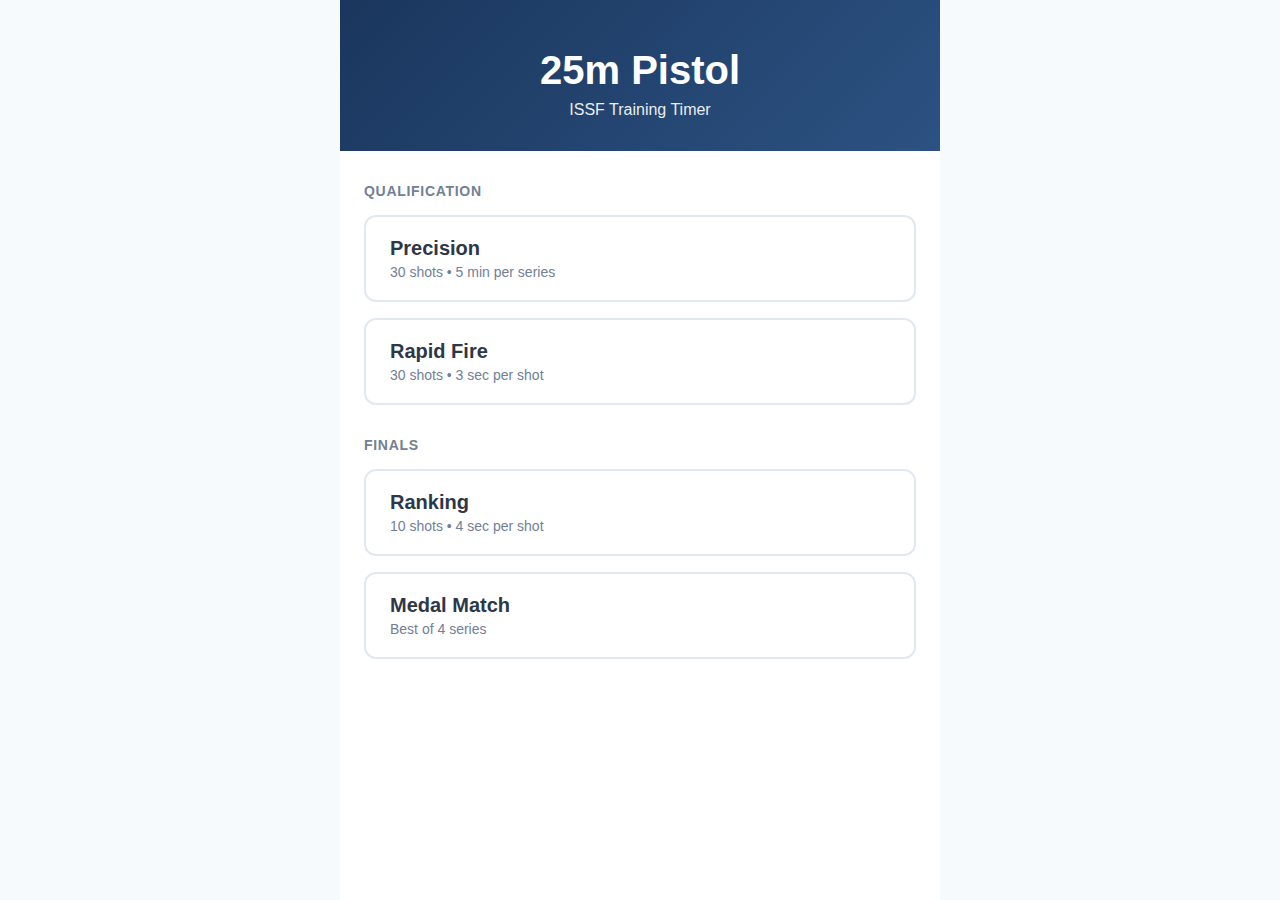
<file: index.html>
<!DOCTYPE html>
<html lang="en">
<head>
    <meta charset="UTF-8">
    <meta name="viewport" content="width=device-width, initial-scale=1.0, maximum-scale=1.0, user-scalable=no">
    <meta name="theme-color" content="#1a365d">
    <meta name="description" content="ISSF 25m Pistol Training Timer">
    <title>25m Pistol</title>
    <link rel="manifest" href="manifest.json">
    <link rel="stylesheet" href="styles.css">
    <link rel="apple-touch-icon" href="icon-192.png">
</head>
<body>
    <div id="app">
        <!-- Home Screen -->
        <div id="homeScreen" class="screen active">
            <header>
                <h1>25m Pistol</h1>
                <p class="subtitle">ISSF Training Timer</p>
            </header>
            
            <div class="menu">
                <h2>Qualification</h2>
                <button class="menu-btn" data-mode="precision">
                    <span class="btn-title">Precision</span>
                    <span class="btn-desc">30 shots • 5 min per series</span>
                </button>
                <button class="menu-btn" data-mode="rapid">
                    <span class="btn-title">Rapid Fire</span>
                    <span class="btn-desc">30 shots • 3 sec per shot</span>
                </button>
                
                <h2>Finals</h2>
                <button class="menu-btn" data-mode="ranking">
                    <span class="btn-title">Ranking</span>
                    <span class="btn-desc">10 shots • 4 sec per shot</span>
                </button>
                <button class="menu-btn" data-mode="medal">
                    <span class="btn-title">Medal Match</span>
                    <span class="btn-desc">Best of 4 series</span>
                </button>
            </div>
        </div>

        <!-- Competition Screen -->
        <div id="competitionScreen" class="screen">
            <header class="competition-header">
                <button id="backBtn" class="icon-btn">←</button>
                <h2 id="competitionTitle">Precision</h2>
                <button id="pauseBtn" class="icon-btn">⏸</button>
            </header>

            <div class="stage-indicator">
                <div id="stageInfo">Series 1 of 6</div>
                <div id="shotInfo">Shot 1 of 5</div>
            </div>

            <div class="timer-display">
                <div id="mainTimer" class="main-timer">5:00</div>
                <div id="statusMessage" class="status-message">Ready</div>
            </div>

            <div class="progress-container">
                <div id="progressBar" class="progress-bar"></div>
            </div>

            <div class="controls">
                <button id="startBtn" class="control-btn primary">Start</button>
                <button id="nextBtn" class="control-btn secondary" style="display:none;">Next Shot</button>
                <button id="resumeBtn" class="control-btn primary" style="display:none;">Resume</button>
            </div>

            <div class="shots-grid" id="shotsGrid"></div>
        </div>
    </div>

    <script src="app.js"></script>
</body>
</html>
</file>
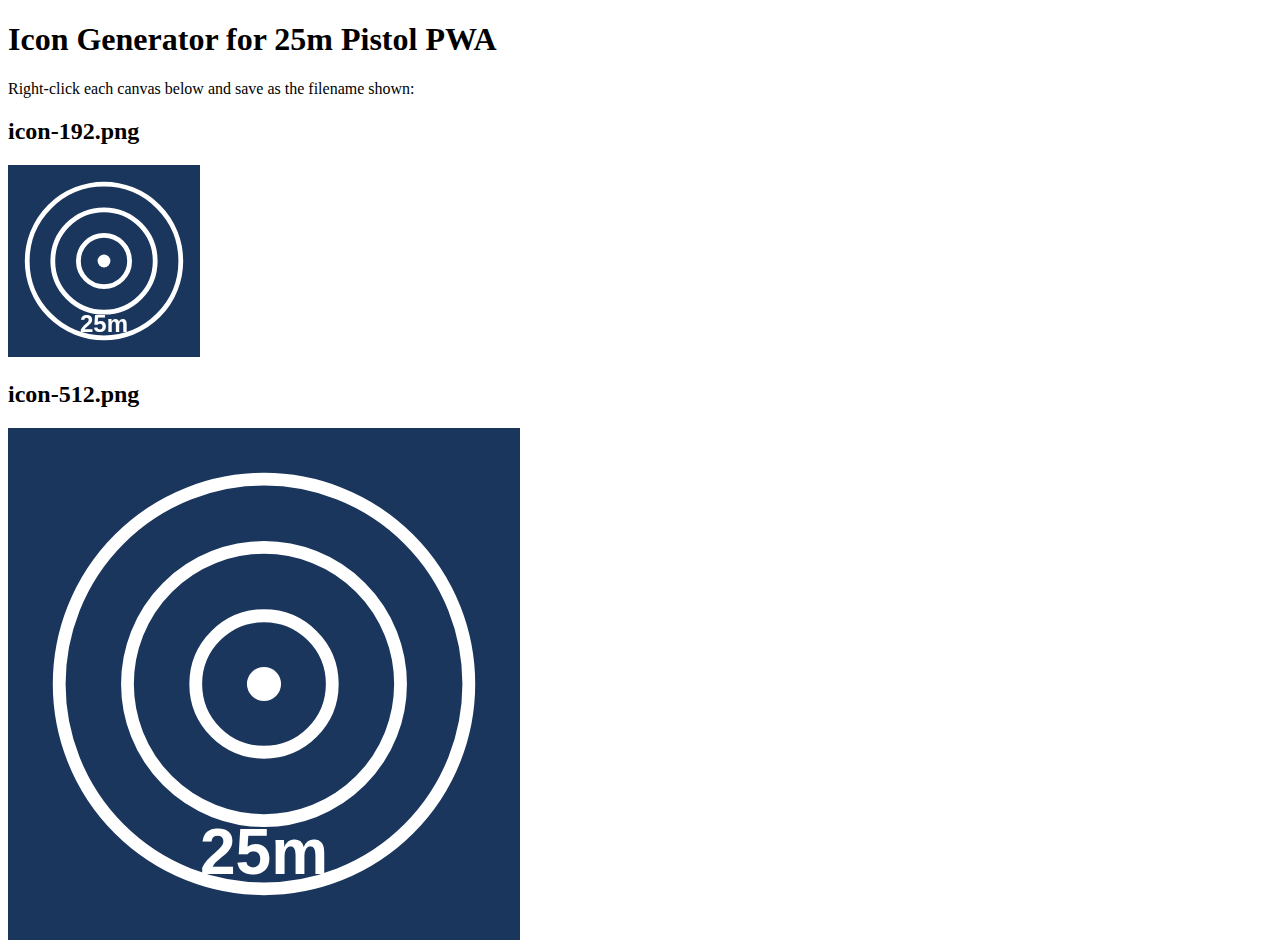
<file: generate-icons.html>
<!DOCTYPE html>
<html>
<head>
    <title>Generate Icons</title>
</head>
<body>
    <h1>Icon Generator for 25m Pistol PWA</h1>
    <p>Right-click each canvas below and save as the filename shown:</p>
    
    <h2>icon-192.png</h2>
    <canvas id="icon192" width="192" height="192"></canvas>
    
    <h2>icon-512.png</h2>
    <canvas id="icon512" width="512" height="512"></canvas>

    <script>
        function createIcon(canvasId, size) {
            const canvas = document.getElementById(canvasId);
            const ctx = canvas.getContext('2d');
            
            // Background
            ctx.fillStyle = '#1a365d';
            ctx.fillRect(0, 0, size, size);
            
            // Target circles
            ctx.strokeStyle = '#ffffff';
            ctx.lineWidth = size / 40;
            
            const centerX = size / 2;
            const centerY = size / 2;
            const maxRadius = size * 0.4;
            
            for (let i = 3; i > 0; i--) {
                ctx.beginPath();
                ctx.arc(centerX, centerY, maxRadius * (i / 3), 0, Math.PI * 2);
                ctx.stroke();
            }
            
            // Center dot
            ctx.fillStyle = '#ffffff';
            ctx.beginPath();
            ctx.arc(centerX, centerY, size / 30, 0, Math.PI * 2);
            ctx.fill();
            
            // Text
            ctx.fillStyle = '#ffffff';
            ctx.font = `bold ${size / 8}px Arial`;
            ctx.textAlign = 'center';
            ctx.textBaseline = 'bottom';
            ctx.fillText('25m', centerX, size - size / 10);
        }
        
        createIcon('icon192', 192);
        createIcon('icon512', 512);
    </script>
</body>
</html>
</file>
<file: styles.css>
* {
    margin: 0;
    padding: 0;
    box-sizing: border-box;
}

:root {
    --primary: #1a365d;
    --primary-light: #2c5282;
    --secondary: #2d3748;
    --accent: #3182ce;
    --success: #38a169;
    --warning: #d69e2e;
    --danger: #e53e3e;
    --background: #f7fafc;
    --surface: #ffffff;
    --text: #2d3748;
    --text-light: #718096;
    --border: #e2e8f0;
}

body {
    font-family: -apple-system, BlinkMacSystemFont, 'Segoe UI', Roboto, Oxygen, Ubuntu, Cantarell, sans-serif;
    background: var(--background);
    color: var(--text);
    min-height: 100vh;
    overflow-x: hidden;
}

#app {
    max-width: 600px;
    margin: 0 auto;
    min-height: 100vh;
    background: var(--surface);
}

.screen {
    display: none;
    min-height: 100vh;
}

.screen.active {
    display: flex;
    flex-direction: column;
}

/* Home Screen */
#homeScreen header {
    background: linear-gradient(135deg, var(--primary) 0%, var(--primary-light) 100%);
    color: white;
    padding: 3rem 2rem 2rem;
    text-align: center;
}

#homeScreen h1 {
    font-size: 2.5rem;
    font-weight: 700;
    margin-bottom: 0.5rem;
}

.subtitle {
    font-size: 1rem;
    opacity: 0.9;
    font-weight: 300;
}

.menu {
    padding: 2rem 1.5rem;
    flex: 1;
}

.menu h2 {
    font-size: 0.875rem;
    text-transform: uppercase;
    letter-spacing: 0.05em;
    color: var(--text-light);
    margin: 2rem 0 1rem;
    font-weight: 600;
}

.menu h2:first-child {
    margin-top: 0;
}

.menu-btn {
    width: 100%;
    background: var(--surface);
    border: 2px solid var(--border);
    border-radius: 12px;
    padding: 1.25rem 1.5rem;
    margin-bottom: 1rem;
    display: flex;
    flex-direction: column;
    align-items: flex-start;
    cursor: pointer;
    transition: all 0.2s;
}

.menu-btn:active {
    transform: scale(0.98);
}

.menu-btn:hover {
    border-color: var(--accent);
    box-shadow: 0 4px 12px rgba(49, 130, 206, 0.15);
}

.btn-title {
    font-size: 1.25rem;
    font-weight: 600;
    color: var(--text);
    margin-bottom: 0.25rem;
}

.btn-desc {
    font-size: 0.875rem;
    color: var(--text-light);
}

/* Competition Screen */
.competition-header {
    background: var(--primary);
    color: white;
    padding: 1rem 1.5rem;
    display: flex;
    justify-content: space-between;
    align-items: center;
}

.competition-header h2 {
    font-size: 1.25rem;
    font-weight: 600;
}

.icon-btn {
    background: rgba(255, 255, 255, 0.15);
    border: none;
    color: white;
    width: 40px;
    height: 40px;
    border-radius: 50%;
    font-size: 1.25rem;
    cursor: pointer;
    display: flex;
    align-items: center;
    justify-content: center;
    transition: background 0.2s;
}

.icon-btn:active {
    background: rgba(255, 255, 255, 0.25);
}

.stage-indicator {
    background: var(--surface);
    padding: 1.5rem;
    text-align: center;
    border-bottom: 1px solid var(--border);
}

#stageInfo {
    font-size: 1rem;
    color: var(--text);
    font-weight: 600;
    margin-bottom: 0.25rem;
}

#shotInfo {
    font-size: 0.875rem;
    color: var(--text-light);
}

.timer-display {
    padding: 3rem 2rem;
    text-align: center;
    background: linear-gradient(180deg, var(--surface) 0%, var(--background) 100%);
}

.main-timer {
    font-size: 4rem;
    font-weight: 700;
    color: var(--primary);
    font-variant-numeric: tabular-nums;
    margin-bottom: 0.5rem;
}

.main-timer.warning {
    color: var(--warning);
}

.main-timer.danger {
    color: var(--danger);
    animation: pulse 1s infinite;
}

@keyframes pulse {
    0%, 100% { opacity: 1; }
    50% { opacity: 0.7; }
}

.status-message {
    font-size: 1.125rem;
    color: var(--text-light);
    font-weight: 500;
    min-height: 1.5rem;
}

.status-message.active {
    color: var(--success);
    font-weight: 600;
}

.status-message.alert {
    color: var(--danger);
    font-weight: 600;
}

.progress-container {
    padding: 0 1.5rem 1.5rem;
    background: var(--background);
}

.progress-bar {
    height: 8px;
    background: var(--border);
    border-radius: 4px;
    overflow: hidden;
    position: relative;
}

.progress-bar::after {
    content: '';
    position: absolute;
    left: 0;
    top: 0;
    height: 100%;
    width: var(--progress, 0%);
    background: var(--accent);
    transition: width 0.3s ease;
}

.controls {
    padding: 1.5rem;
    display: flex;
    gap: 1rem;
}

.control-btn {
    flex: 1;
    padding: 1rem;
    border: none;
    border-radius: 12px;
    font-size: 1.125rem;
    font-weight: 600;
    cursor: pointer;
    transition: all 0.2s;
}

.control-btn:active {
    transform: scale(0.97);
}

.control-btn.primary {
    background: var(--accent);
    color: white;
}

.control-btn.primary:hover {
    background: #2c5ba0;
}

.control-btn.secondary {
    background: var(--surface);
    color: var(--text);
    border: 2px solid var(--border);
}

.control-btn.secondary:hover {
    border-color: var(--accent);
}

.shots-grid {
    padding: 1.5rem;
    display: grid;
    grid-template-columns: repeat(5, 1fr);
    gap: 0.75rem;
    background: var(--background);
}

.shot-indicator {
    aspect-ratio: 1;
    border: 2px solid var(--border);
    border-radius: 8px;
    display: flex;
    align-items: center;
    justify-content: center;
    font-weight: 600;
    font-size: 0.875rem;
    background: var(--surface);
    color: var(--text-light);
}

.shot-indicator.completed {
    background: var(--success);
    color: white;
    border-color: var(--success);
}

.shot-indicator.current {
    border-color: var(--accent);
    border-width: 3px;
    color: var(--accent);
    animation: pulse-border 1.5s infinite;
}

@keyframes pulse-border {
    0%, 100% { 
        border-color: var(--accent);
        box-shadow: 0 0 0 rgba(49, 130, 206, 0);
    }
    50% { 
        border-color: var(--accent);
        box-shadow: 0 0 12px rgba(49, 130, 206, 0.4);
    }
}

/* Responsive adjustments */
@media (max-width: 400px) {
    .main-timer {
        font-size: 3rem;
    }
    
    .shots-grid {
        grid-template-columns: repeat(5, 1fr);
        gap: 0.5rem;
    }
}

/* Landscape orientation */
@media (orientation: landscape) and (max-height: 500px) {
    .timer-display {
        padding: 2rem 2rem;
    }
    
    .main-timer {
        font-size: 3rem;
    }
}
</file>
